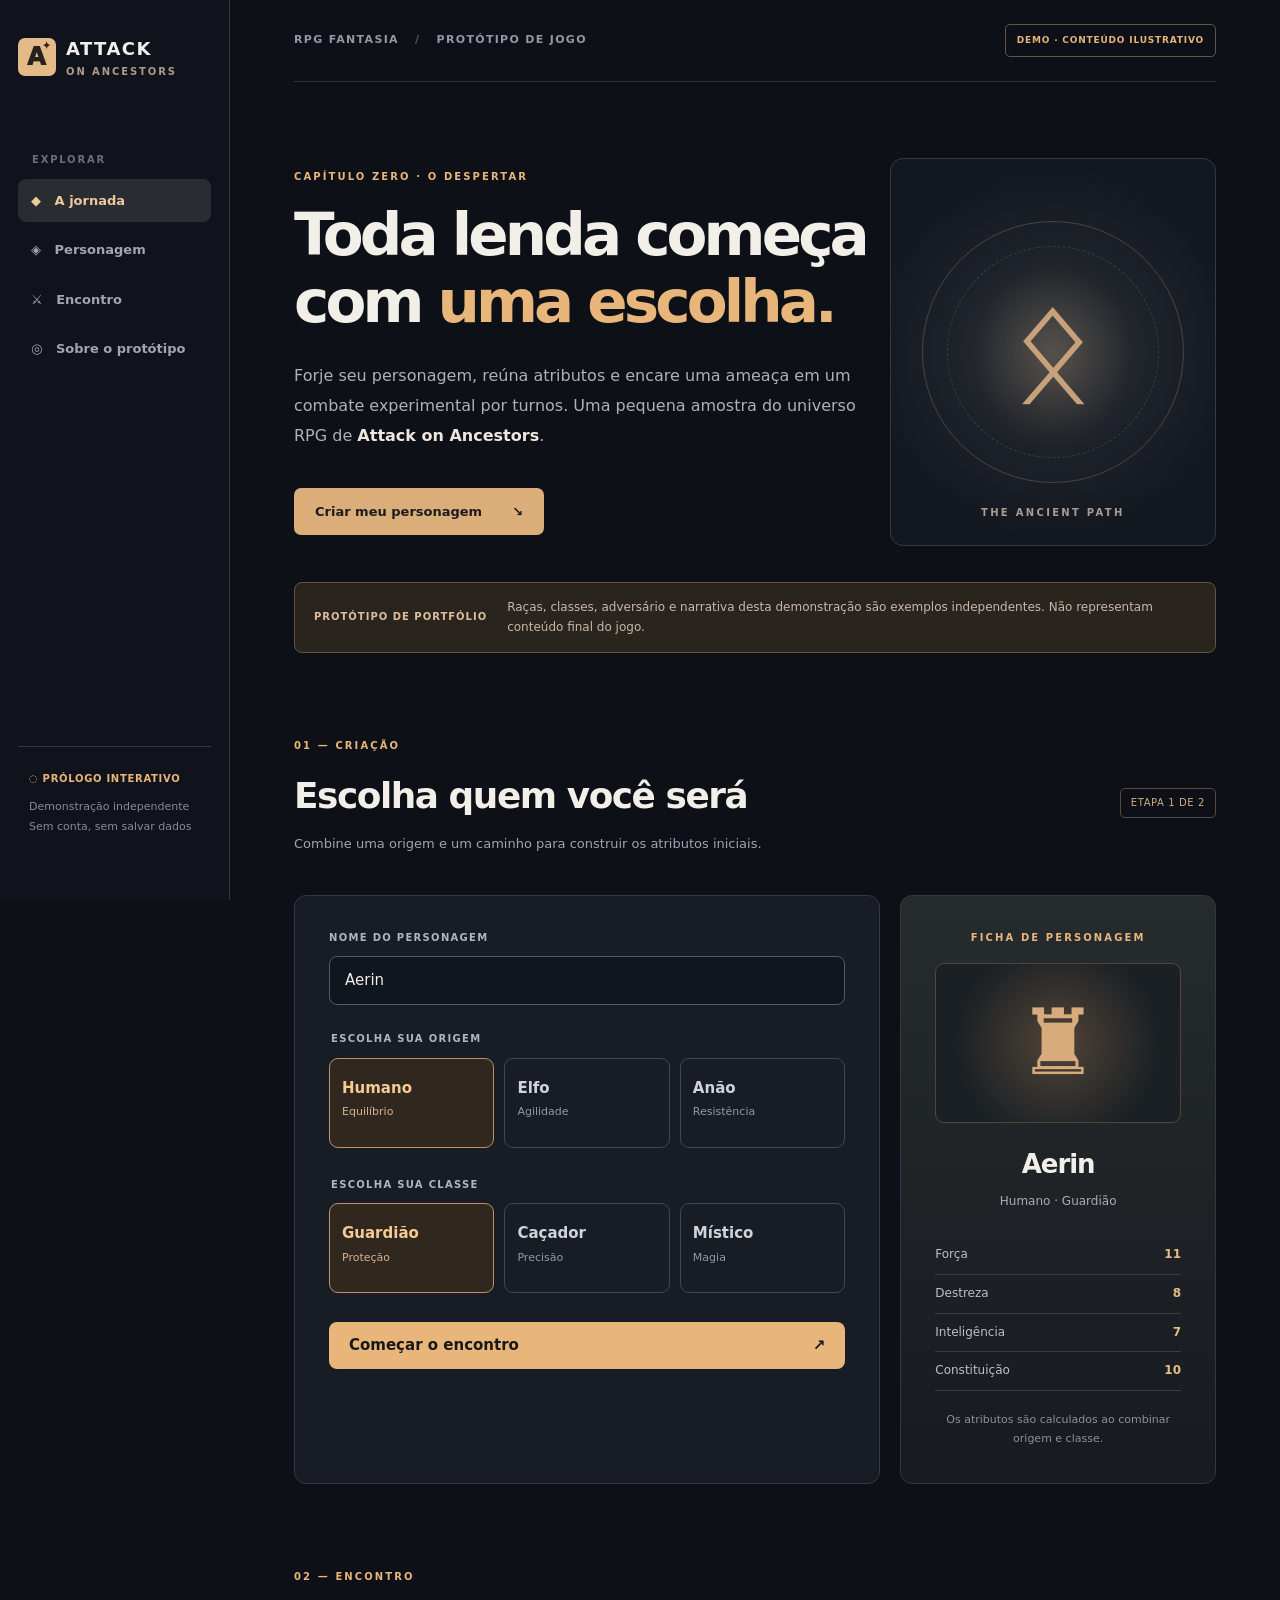
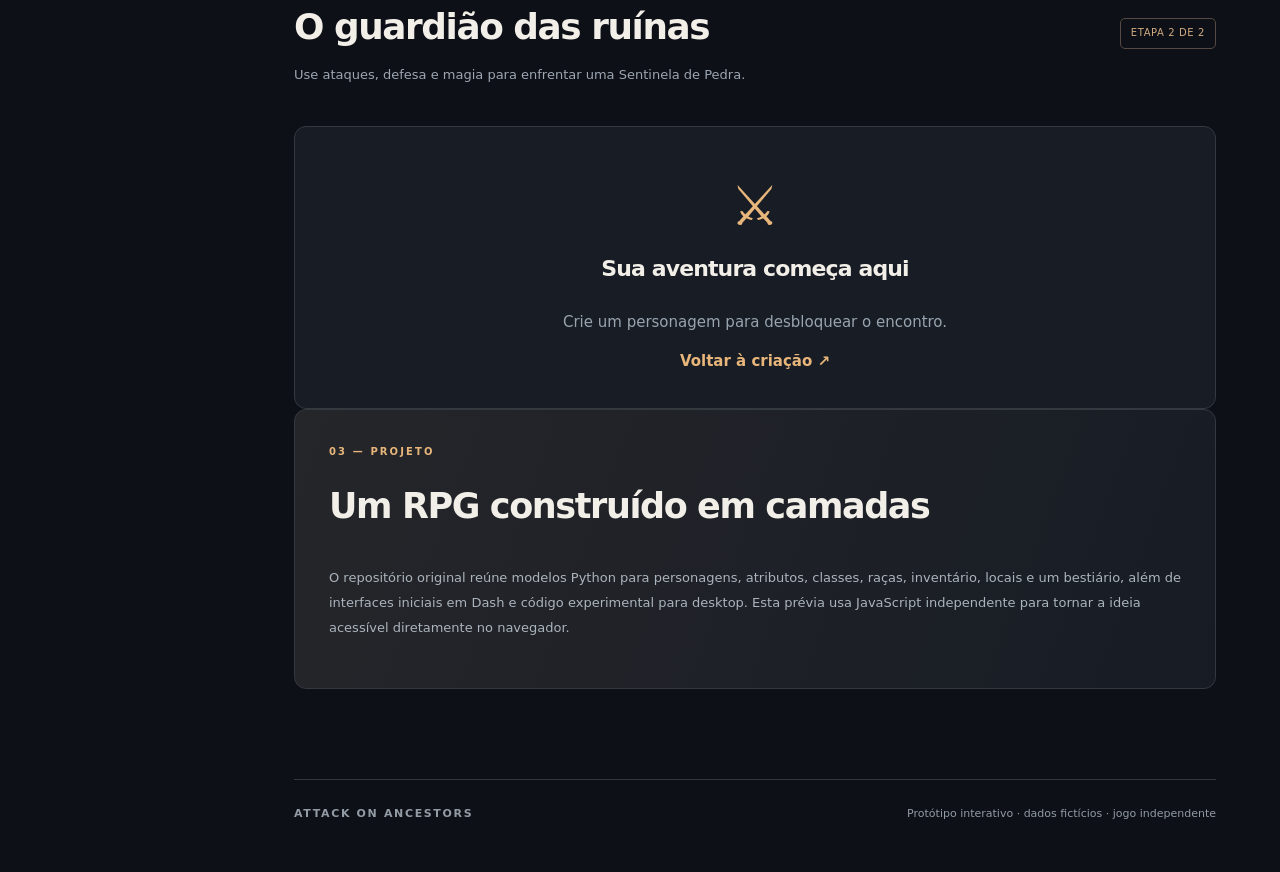
<file: demo/index.html>
<!doctype html>
<html lang="pt-BR">
<head>
<meta charset="utf-8"><meta name="viewport" content="width=device-width, initial-scale=1">
<meta name="theme-color" content="#10121a">
<meta name="description" content="Attack on Ancestors: protótipo interativo de criação de herói e combate por turnos.">
<title>Attack on Ancestors | RPG Prototype</title>
<link rel="stylesheet" href="./style.css">
<script type="module" src="./app.mjs"></script>
</head>
<body>
<a class="skip" href="#content">Ir para o conteúdo</a>
<div class="shell">
  <aside class="sidebar">
    <a href="#home" class="brand">
      <span class="brand-mark" aria-hidden="true">A<span>✦</span></span>
      <span>ATTACK <small>ON ANCESTORS</small></span>
    </a>
    <div class="nav-title">EXPLORAR</div>
    <nav aria-label="Menu de navegação">
      <a href="#home" class="active">◆ &nbsp; A jornada</a>
      <a href="#create">◈ &nbsp; Personagem</a>
      <a href="#encounter">⚔ &nbsp; Encontro</a>
      <a href="#about">◎ &nbsp; Sobre o protótipo</a>
    </nav>
    <div class="side-bottom"><span>◌ PRÓLOGO INTERATIVO</span><p>Demonstração independente<br>Sem conta, sem salvar dados</p></div>
  </aside>
  <main id="content" class="content">
    <header class="topbar"><span>RPG FANTASIA <b>/</b> PROTÓTIPO DE JOGO</span><span class="edition">DEMO · CONTEÚDO ILUSTRATIVO</span></header>
    <section class="hero" id="home">
      <div class="hero-copy">
        <p class="eyebrow">CAPÍTULO ZERO · O DESPERTAR</p>
        <h1>Toda lenda começa com <em>uma escolha.</em></h1>
        <p>Forje seu personagem, reúna atributos e encare uma ameaça em um combate experimental por turnos. Uma pequena amostra do universo RPG de <strong>Attack on Ancestors</strong>.</p>
        <a class="hero-link" href="#create">Criar meu personagem <span aria-hidden="true">↘</span></a>
      </div>
      <div class="hero-art" aria-hidden="true"><span class="rune">ᛟ</span><span class="orb"></span><span class="art-caption">THE ANCIENT PATH</span></div>
    </section>
    <div class="notice"><strong>PROTÓTIPO DE PORTFÓLIO</strong><span>Raças, classes, adversário e narrativa desta demonstração são exemplos independentes. Não representam conteúdo final do jogo.</span></div>
    <section class="section" id="create">
      <div class="section-head"><div><p class="eyebrow">01 — CRIAÇÃO</p><h2>Escolha quem você será</h2><p>Combine uma origem e um caminho para construir os atributos iniciais.</p></div><span class="step-chip">ETAPA 1 DE 2</span></div>
      <div class="creation-layout">
        <form id="form" class="form-panel" aria-label="Criar personagem">
          <div class="field"><label for="name">NOME DO PERSONAGEM</label><input id="name" type="text" minlength="2" maxlength="32" required placeholder="Digite o nome do herói" value="Aerin"></div>
          <fieldset class="field-choice"><legend>ESCOLHA SUA ORIGEM</legend><div class="choices" id="races">
            <label class="choice"><input type="radio" name="race" value="Humano" checked><span>Humano<small>Equilíbrio</small></span></label>
            <label class="choice"><input type="radio" name="race" value="Elfo"><span>Elfo<small>Agilidade</small></span></label>
            <label class="choice"><input type="radio" name="race" value="Anão"><span>Anão<small>Resistência</small></span></label>
          </div></fieldset>
          <fieldset class="field-choice"><legend>ESCOLHA SUA CLASSE</legend><div class="choices" id="professions">
            <label class="choice"><input type="radio" name="profession" value="Guardião" checked><span>Guardião<small>Proteção</small></span></label>
            <label class="choice"><input type="radio" name="profession" value="Caçador"><span>Caçador<small>Precisão</small></span></label>
            <label class="choice"><input type="radio" name="profession" value="Místico"><span>Místico<small>Magia</small></span></label>
          </div></fieldset>
          <button class="button-primary" type="submit" id="create-button">Começar o encontro <span aria-hidden="true">↗</span></button>
          <div role="alert" id="form-error" class="field-error" hidden></div>
        </form>
        <aside class="character-card" aria-label="Prévia de personagem">
          <p class="eyebrow">FICHA DE PERSONAGEM</p><div class="portrait"><span aria-hidden="true">♜</span></div>
          <h3 id="preview-name">Aerin</h3><p id="preview-type">Humano · Guardião</p>
          <div class="stats" id="preview-stats"></div>
          <p class="card-foot">Os atributos são calculados ao combinar origem e classe.</p>
        </aside>
      </div>
    </section>
    <section class="section" id="encounter">
      <div class="section-head"><div><p class="eyebrow">02 — ENCONTRO</p><h2>O guardião das ruínas</h2><p>Use ataques, defesa e magia para enfrentar uma Sentinela de Pedra.</p></div><span class="step-chip">ETAPA 2 DE 2</span></div>
      <div id="encounter-empty" class="encounter-empty"><span aria-hidden="true">⚔</span><h3>Sua aventura começa aqui</h3><p>Crie um personagem para desbloquear o encontro.</p><a href="#create" class="text-link">Voltar à criação ↗</a></div>
      <div id="battle" class="battle" hidden>
        <div class="battle-actors">
          <div class="actor"><span class="actor-type">SEU PERSONAGEM</span><h3 id="player-title">Aerin</h3><div class="progress-head"><span>Vida</span><strong id="health-text">0/0</strong></div><div class="progress"><div id="health-bar" class="health"></div></div><div class="progress-head"><span>Mana</span><strong id="mana-text">0/0</strong></div><div class="progress"><div id="mana-bar" class="mana"></div></div><div class="progress-head"><span>Vigor</span><strong id="stamina-text">0/0</strong></div><div class="progress"><div id="stamina-bar" class="stamina"></div></div></div>
          <span class="versus">VS</span>
          <div class="actor enemy"><span class="actor-type">ADVERSÁRIO DEMONSTRATIVO</span><h3>Sentinela de Pedra</h3><div class="enemy-symbol" aria-hidden="true">♜</div><div class="progress-head"><span>Vida</span><strong id="enemy-text">0/0</strong></div><div class="progress"><div id="enemy-bar" class="health"></div></div></div>
        </div>
        <div class="battle-lower"><div class="actions"><h3>Escolha sua ação</h3><div class="action-buttons"><button type="button" data-action="Atacar">⚔ &nbsp; Atacar</button><button type="button" data-action="Defender">◈ &nbsp; Defender</button><button type="button" data-action="Usar magia">✦ &nbsp; Usar magia</button></div><button id="restart" type="button" class="restart">↻ &nbsp; Reiniciar combate</button></div><div class="battle-log"><h3>Diário de combate</h3><div id="log" role="log" aria-live="polite" aria-label="Resultado das ações"></div></div></div>
        <p id="result" role="status" class="result" hidden></p>
      </div>
    </section>
    <section id="about" class="about section"><p class="eyebrow">03 — PROJETO</p><h2>Um RPG construído em camadas</h2><p>O repositório original reúne modelos Python para personagens, atributos, classes, raças, inventário, locais e um bestiário, além de interfaces iniciais em Dash e código experimental para desktop. Esta prévia usa JavaScript independente para tornar a ideia acessível diretamente no navegador.</p></section>
    <footer><span>ATTACK ON ANCESTORS</span><span>Protótipo interativo · dados fictícios · jogo independente</span></footer>
  </main>
</div>
</body></html>
</file>
<file: demo/style.css>
:root{color-scheme:dark;--bg:#0d1016;--side:#10131b;--panel:#171c25;--panel2:#1e2630;--ink:#f2eee8;--muted:#a4abb5;--accent:#e8b67a;--accent2:#c77663;--border:#34383f;--olive:#a9c68b;font:15px/1.65 system-ui,-apple-system,"Segoe UI",Arial,sans-serif}
*{box-sizing:border-box}html{scroll-behavior:smooth;scroll-padding-top:60px}body{margin:0;background:var(--bg);color:var(--ink)}h1,h2,h3,p{margin-top:0}h1,h2,h3{letter-spacing:-.04em}a{color:inherit;text-decoration:none}a:hover{color:var(--accent)}button,input{font:inherit}:focus-visible{outline:2px solid var(--accent);outline-offset:3px}.skip{position:absolute;left:12px;top:-80px;z-index:10;background:var(--accent);color:#10131b;padding:10px 16px}.skip:focus{top:10px}.shell{display:grid;grid-template-columns:230px minmax(0,1fr);min-height:100vh}.sidebar{background:var(--side);border-right:1px solid var(--border);position:sticky;top:0;height:100vh;padding:34px 18px;display:flex;flex-direction:column}.brand{display:flex;align-items:center;gap:10px;font-weight:900;font-size:18px;letter-spacing:.08em}.brand small{display:block;font-size:10px;letter-spacing:.19em;color:#ae9a85;font-weight:650}.brand-mark{height:38px;width:38px;background:#e5ba89;border-radius:7px;display:grid;place-items:center;color:#27221d;font-size:24px;font-weight:950;position:relative}.brand-mark span{font-size:10px;position:absolute;right:4px;top:0}.nav-title{color:#686f7d;letter-spacing:.18em;font-weight:800;margin:72px 14px 10px;font-size:10px}.sidebar nav{display:grid;gap:6px}.sidebar nav a{padding:11px 13px;color:#9fa6b1;font-size:13px;border-radius:8px;font-weight:620}.sidebar nav a:hover,.sidebar nav a.active{background:#292c31;color:#edca9e}.side-bottom{margin-top:auto;border-top:1px solid var(--border);padding:18px 11px}.side-bottom span{font-size:10px;font-weight:850;letter-spacing:.07em;color:var(--accent)}.side-bottom p{color:#858d99;font-size:11px;line-height:1.8;margin-top:8px}.content{max-width:1540px;padding:0 clamp(20px,5vw,80px) 24px;width:100%;min-width:0;margin:auto}.topbar{height:82px;border-bottom:1px solid #30343b;display:flex;align-items:center;justify-content:space-between;gap:12px;font-size:11px;color:#9299a5;letter-spacing:.12em;font-weight:700}.topbar b{margin:0 11px;color:#535d68}.edition{font-size:9px;letter-spacing:.09em;border:1px solid #665443;color:#e7b47b;padding:8px 11px;border-radius:5px;white-space:nowrap}.hero{display:grid;grid-template-columns:1.5fr .85fr;min-height:500px;gap:20px;padding:76px 0 36px}.hero-copy{display:flex;flex-direction:column;align-items:flex-start;justify-content:center}.eyebrow{color:var(--accent);font-size:10px;letter-spacing:.21em;font-weight:850;margin-bottom:17px}.hero h1{font-weight:850;letter-spacing:-.065em;font-size:clamp(42px,4.65vw,70px);line-height:1.12;margin-bottom:25px}.hero h1 em{font-style:normal;color:var(--accent)}.hero p:not(.eyebrow){color:#aeb1b7;max-width:730px;font-size:16px;line-height:1.9}.hero strong{color:#eee7df;font-weight:780}.hero-link{display:inline-flex;gap:30px;padding:13px 21px;background:#dbae79;color:#1c1c1f;font-weight:850;border-radius:7px;margin-top:20px;font-size:13px}.hero-link:hover{background:#f3cc9c;color:#1c1c1f}.hero-art{position:relative;display:flex;align-items:center;justify-content:center;overflow:hidden;background:radial-gradient(circle at center,#394046 0,#20252c 32%,#131820 74%);border:1px solid #343a40;border-radius:13px;min-height:320px}.hero-art:before,.hero-art:after{content:"";position:absolute;border:1px solid #786a59;border-radius:50%;width:260px;height:260px;opacity:.5}.hero-art:after{width:210px;height:210px;border-style:dashed;opacity:.36}.rune{font-size:140px;color:#c6a17c;text-shadow:0 0 50px #be8c5b90;font-family:Georgia,serif;z-index:1;line-height:1}.orb{position:absolute;width:200px;height:200px;border-radius:50%;background:radial-gradient(circle,#af856322,transparent 69%)}.art-caption{font-size:10px;letter-spacing:.23em;font-weight:820;position:absolute;bottom:24px;color:#a99b91}.notice{border:1px solid #69543d;background:#2a241e;border-radius:8px;padding:14px 19px;display:flex;gap:20px;align-items:center;color:#ddbe9a}.notice strong{font-size:10px;white-space:nowrap;letter-spacing:.1em}.notice span{font-size:12px;line-height:1.7;color:#c8b8aa}.section{padding-top:85px}.section-head{display:flex;justify-content:space-between;align-items:center;gap:20px;margin-bottom:27px}.section-head .eyebrow{margin-bottom:12px}.section-head h2{font-weight:830;font-size:clamp(25px,2.8vw,37px);margin:0 0 8px}.section-head p:not(.eyebrow){color:#9da6b2;font-size:13px}.step-chip{border:1px solid #544a41;color:#d1aa81;padding:6px 10px;font-size:10px;border-radius:5px;letter-spacing:.06em;white-space:nowrap}.creation-layout{display:grid;grid-template-columns:minmax(0,1.3fr) minmax(240px,.7fr);gap:20px}.form-panel,.character-card,.actor,.actions,.battle-log,.encounter-empty,.about{background:var(--panel);border:1px solid var(--border);border-radius:12px;padding:clamp(20px,2.7vw,34px);min-width:0}.field{margin-bottom:26px}.field label,.field-choice legend{display:block;margin-bottom:10px;color:#aeb6bf;font-size:10px;letter-spacing:.13em;font-weight:820}.field input{background:#10161d;color:var(--ink);border:1px solid #515c65;border-radius:8px;min-height:47px;padding:11px 15px;width:100%}.field-choice{padding:0;border:0;margin:0 0 29px;min-width:0}.choices{display:grid;grid-template-columns:repeat(3,minmax(0,1fr));gap:10px}.choice{cursor:pointer}.choice input{position:absolute;opacity:0;width:1px;height:1px}.choice span{display:flex;flex-direction:column;gap:3px;min-height:90px;padding:17px 12px;border:1px solid #3f484f;border-radius:9px;color:#d0d4d8;align-items:flex-start;font-weight:750}.choice span small{font-size:11px;color:#8f9ca4;font-weight:480}.choice input:checked+span{border-color:#bd9367;background:#30271f;color:#f6ca94}.choice input:checked+span small{color:#d4b390}.choice input:focus-visible+span{outline:2px solid var(--accent);outline-offset:3px}.button-primary{width:100%;border:0;border-radius:8px;background:var(--accent);color:#171919;min-height:47px;padding:11px 20px;font-weight:880;display:flex;justify-content:space-between;gap:18px;align-items:center}.button-primary:hover{background:#f2ce9b}.field-error{border:1px solid #995d4f;background:#392320;color:#ffc9b4;padding:10px 15px;border-radius:7px;font-size:12px;margin-top:12px}.character-card{background:linear-gradient(180deg,#262b2d,#171b20)}.character-card .eyebrow{text-align:center}.portrait{height:160px;background:radial-gradient(circle,#514438,#1a2024 70%);border:1px solid #534639;border-radius:9px;display:grid;place-items:center;font-size:91px;color:#d7ab7b;margin-bottom:20px}.character-card h3{text-align:center;font-size:26px;margin:0}.character-card>p:not(.eyebrow){text-align:center;color:#a6afb7;font-size:12px;margin:6px 0 24px}.stat-line{display:flex;justify-content:space-between;gap:16px;border-bottom:1px solid #393d40;padding:9px 0;font-size:12px;color:#bac1c5}.stat-line strong{color:#e7bb86}.character-card p.card-foot{font-size:11px!important;line-height:1.7;color:#89939b!important;margin:20px 0 0!important}.encounter-empty{text-align:center;min-height:270px;display:flex;flex-direction:column;align-items:center;justify-content:center}.encounter-empty>span{font-size:55px;color:var(--accent)}.encounter-empty h3{font-size:22px}.encounter-empty p{color:#99a4af}.text-link{color:var(--accent);font-weight:750}.battle[hidden],.encounter-empty[hidden],.result[hidden]{display:none}.battle-actors{display:grid;grid-template-columns:minmax(0,1fr) 65px minmax(0,1fr);gap:13px;align-items:center}.actor{min-height:235px}.actor.enemy{background:linear-gradient(100deg,#29252a,#171c24)}.actor-type{color:#a8acb2;font-size:10px;font-weight:850;letter-spacing:.11em}.actor h3{font-size:24px;margin:14px 0}.versus{text-align:center;color:#b99979;font-family:Georgia,serif;font-size:27px;font-style:italic;font-weight:900}.progress-head{display:flex;justify-content:space-between;gap:10px;color:#aeb4bc;font-size:11px;margin:12px 0 4px}.progress-head strong{color:#fff;font-variant-numeric:tabular-nums}.progress{height:10px;background:#3d4146;overflow:hidden;border-radius:7px}.progress>div{height:100%;transition:width .2s ease}.progress .health{background:#d26f69}.progress .mana{background:#67a0cf}.progress .stamina{background:#a4c686}.enemy-symbol{text-align:center;font-size:70px;line-height:1;color:#a7817c}.battle-lower{display:grid;grid-template-columns:1fr 1fr;gap:15px;margin-top:16px}.actions h3,.battle-log h3{font-size:16px;margin:0 0 18px}.action-buttons{display:flex;gap:8px;flex-wrap:wrap}.action-buttons button{min-height:45px;background:#35302a;border:1px solid #856c50;color:#edc492;border-radius:8px;padding:9px 12px;font-size:12px;font-weight:750}.action-buttons button:hover{background:#4b3b2d}.action-buttons button:disabled{opacity:.35}.restart{border:1px solid #404d55;color:#b7c1c7;background:#232d35;border-radius:8px;padding:11px 15px;margin-top:15px;font-size:12px}.battle-log #log{min-height:130px;max-height:220px;overflow-y:auto}.battle-log p{color:#adb6bf;font-size:12px;line-height:1.6;margin:0 0 10px;border-left:2px solid #685843;padding-left:11px}.result{border:1px solid #637e51;background:#22332a;padding:20px;border-radius:8px;color:#caebaf;margin-top:15px;font-weight:800}.about{background:linear-gradient(110deg,#25262a,#171c24)}.about h2{font-size:clamp(24px,3vw,35px)}.about p:not(.eyebrow){font-size:13px;line-height:1.95;color:#abb4bc;max-width:900px}.content footer{margin-top:90px;border-top:1px solid var(--border);padding:25px 0;display:flex;justify-content:space-between;gap:10px;color:#939ba5;font-size:11px}.content footer>span:first-child{font-weight:850;letter-spacing:.15em}
@media(max-width:1150px){.shell{grid-template-columns:200px minmax(0,1fr)}.content{padding-inline:28px}.hero{grid-template-columns:1fr .7fr}.creation-layout{grid-template-columns:1fr}.character-card{max-width:none}.choices{grid-template-columns:repeat(3,minmax(0,1fr))}.battle-lower{grid-template-columns:1fr}}
@media(max-width:800px){.shell{display:block}.sidebar{position:relative;height:auto;padding:15px 20px}.brand{font-size:16px}.sidebar .nav-title,.side-bottom{display:none}.sidebar nav{display:flex;gap:4px;overflow-x:auto;margin-top:12px;padding-bottom:2px}.sidebar nav a{white-space:nowrap;padding:8px 10px;font-size:11px}.content{padding:0 18px 20px}.topbar{height:65px}.hero{padding-top:41px;min-height:0;grid-template-columns:1fr}.hero-art{height:240px;min-height:0}.hero-copy h1{font-size:clamp(34px,8vw,54px)}.hero-copy p{font-size:14px!important}.notice{align-items:flex-start;flex-direction:column;gap:6px}.section{padding-top:60px}.section-head{align-items:flex-start}.step-chip{display:none}.battle-actors{grid-template-columns:1fr}.versus{padding:6px}.battle-lower{grid-template-columns:1fr}}
@media(max-width:480px){.choices{gap:6px}.choice span{padding:12px 9px;font-size:12px;min-height:80px}.choice span small{font-size:10px}.form-panel,.character-card,.actor,.actions,.battle-log{padding:18px}.hero-art{height:210px}.edition{font-size:8px;padding:5px}.content footer{flex-direction:column}.character-card .portrait{height:135px}.section-head h2{font-size:24px}}
@media(prefers-reduced-motion:reduce){*,*:before,*:after{scroll-behavior:auto!important;transition:none!important;animation:none!important}}
</file>
